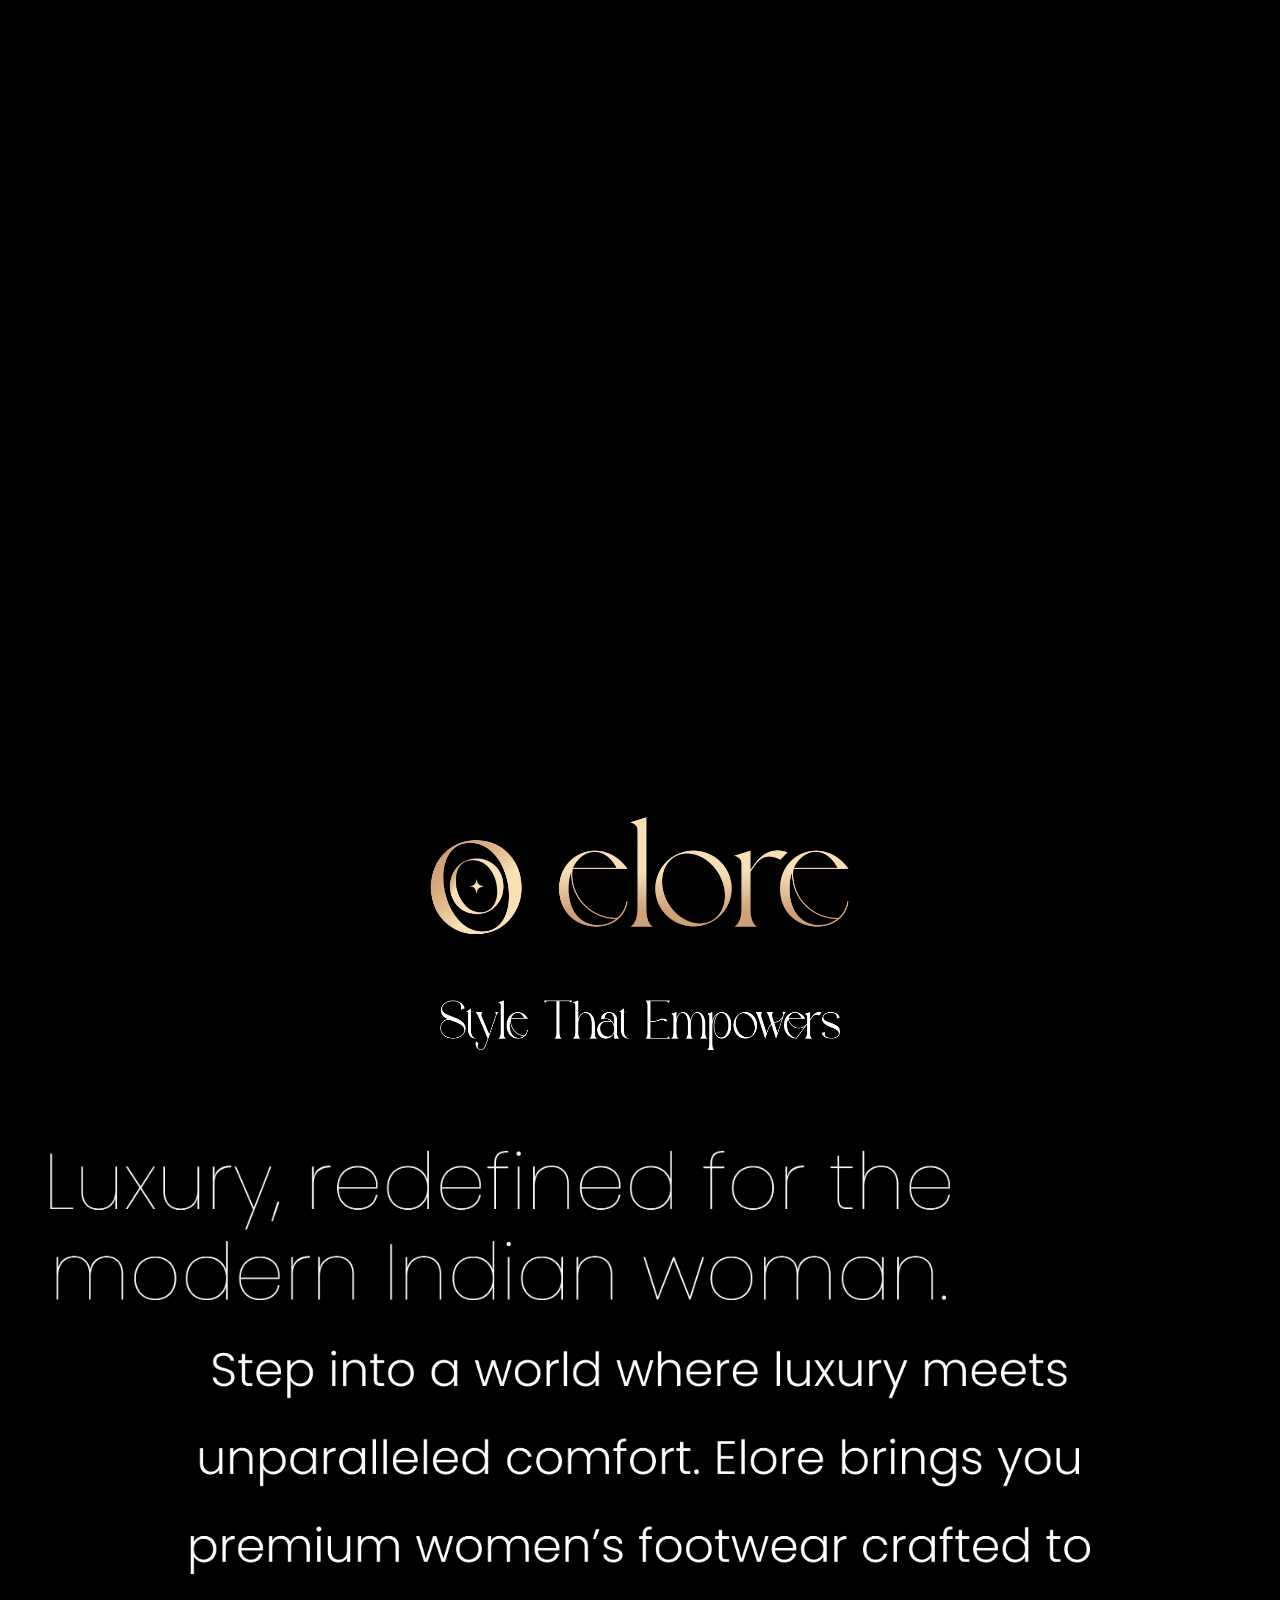
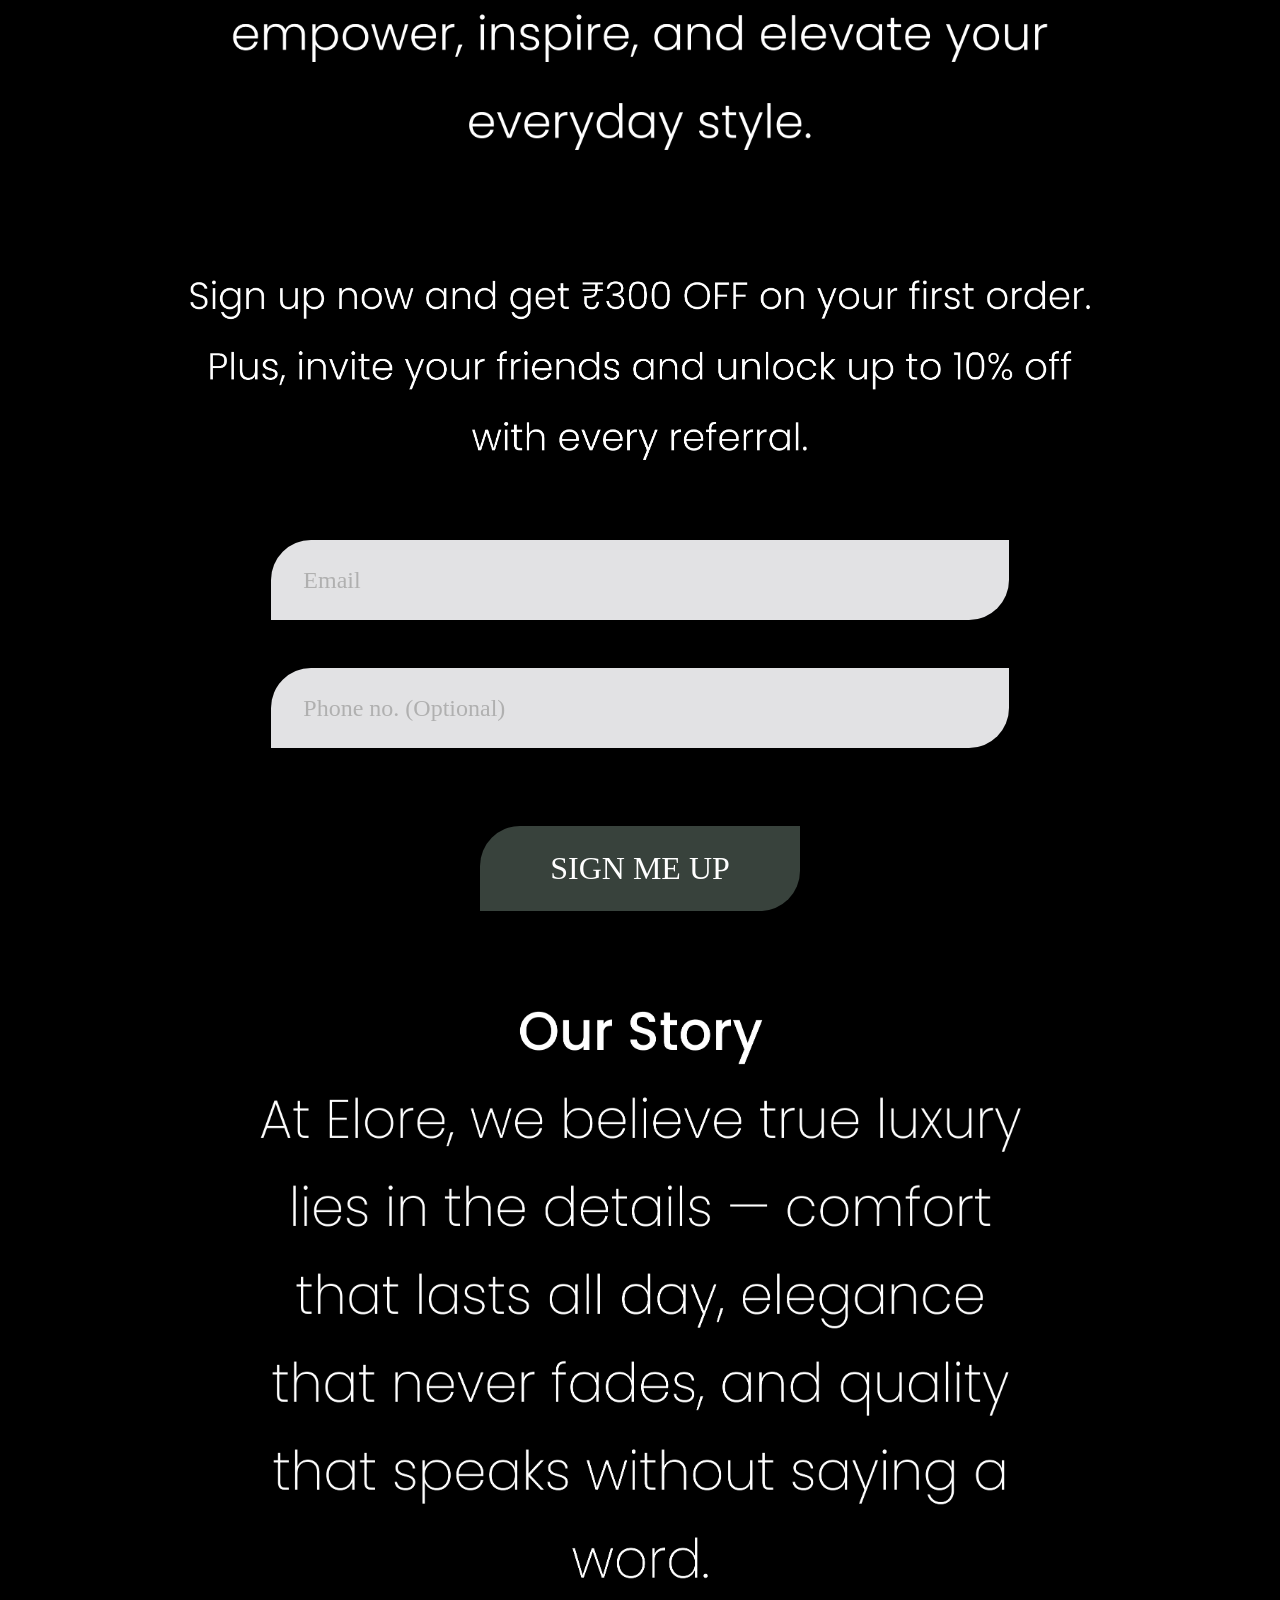
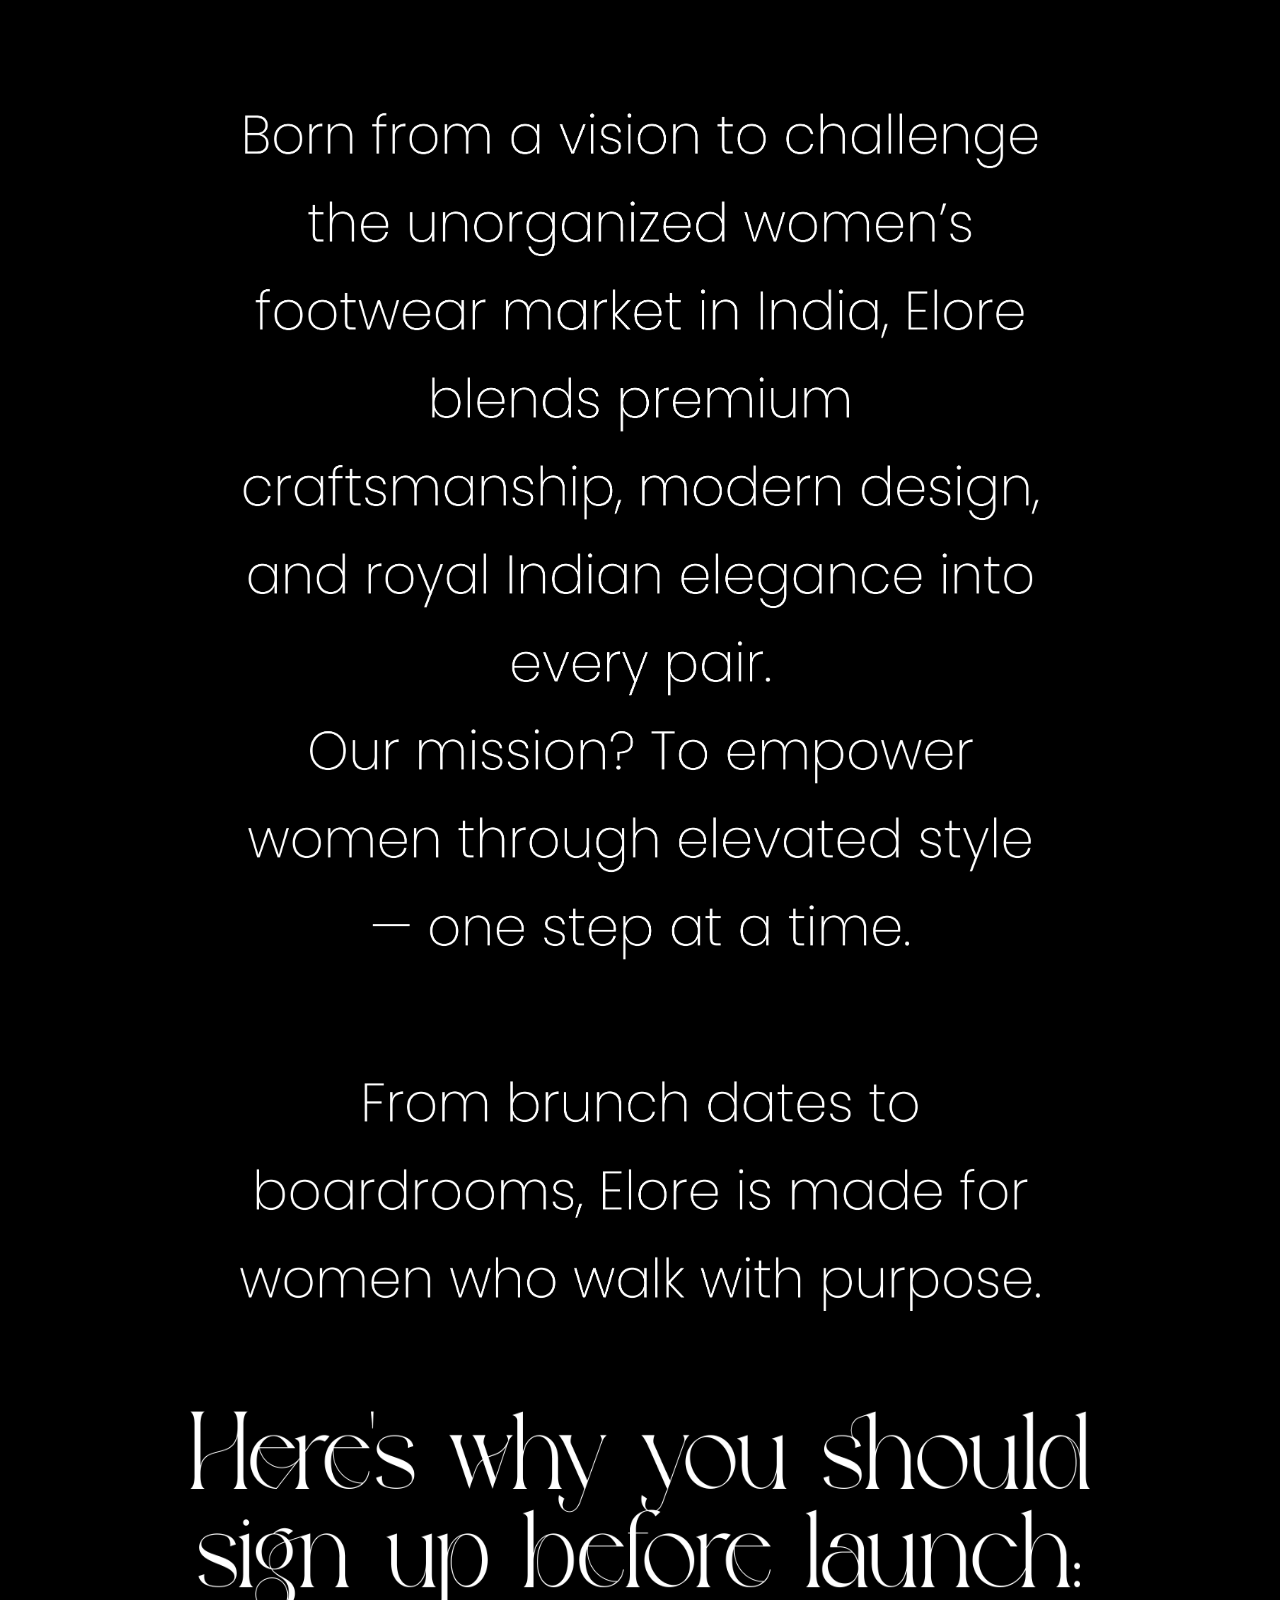
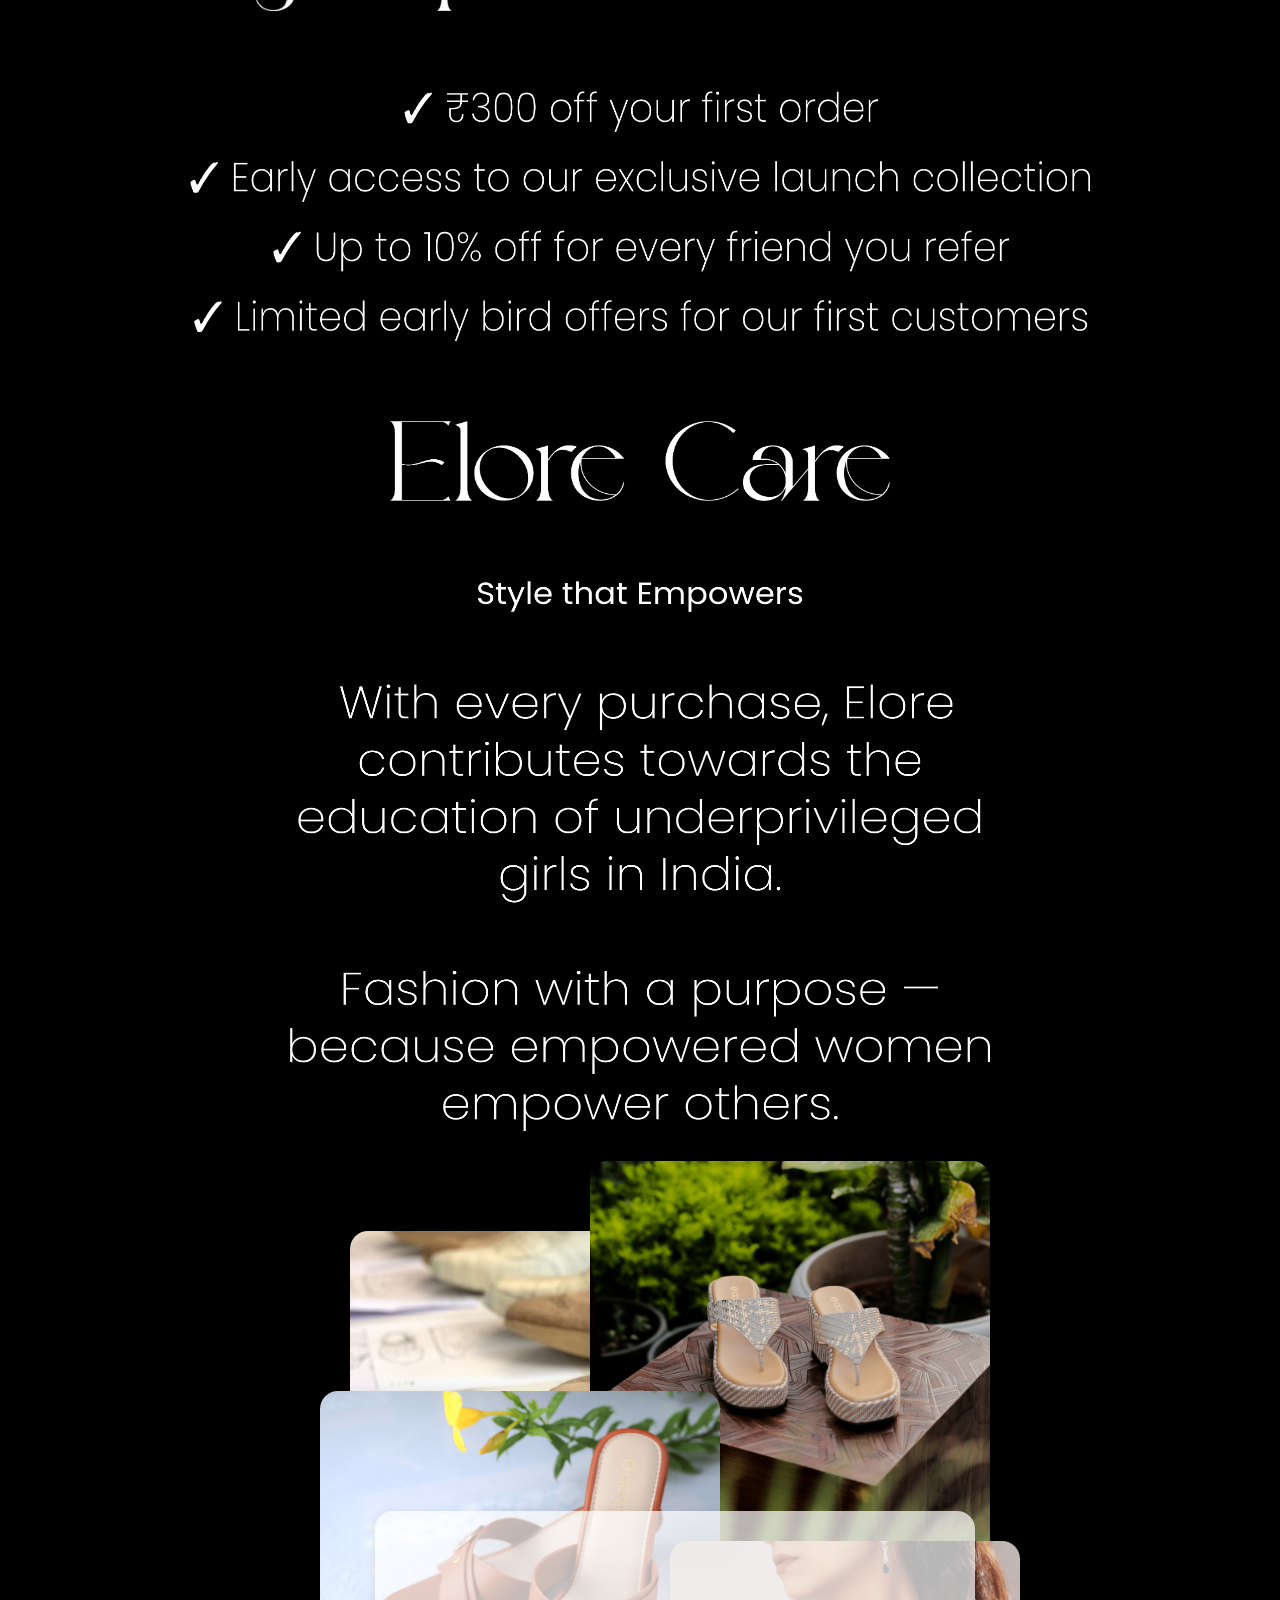
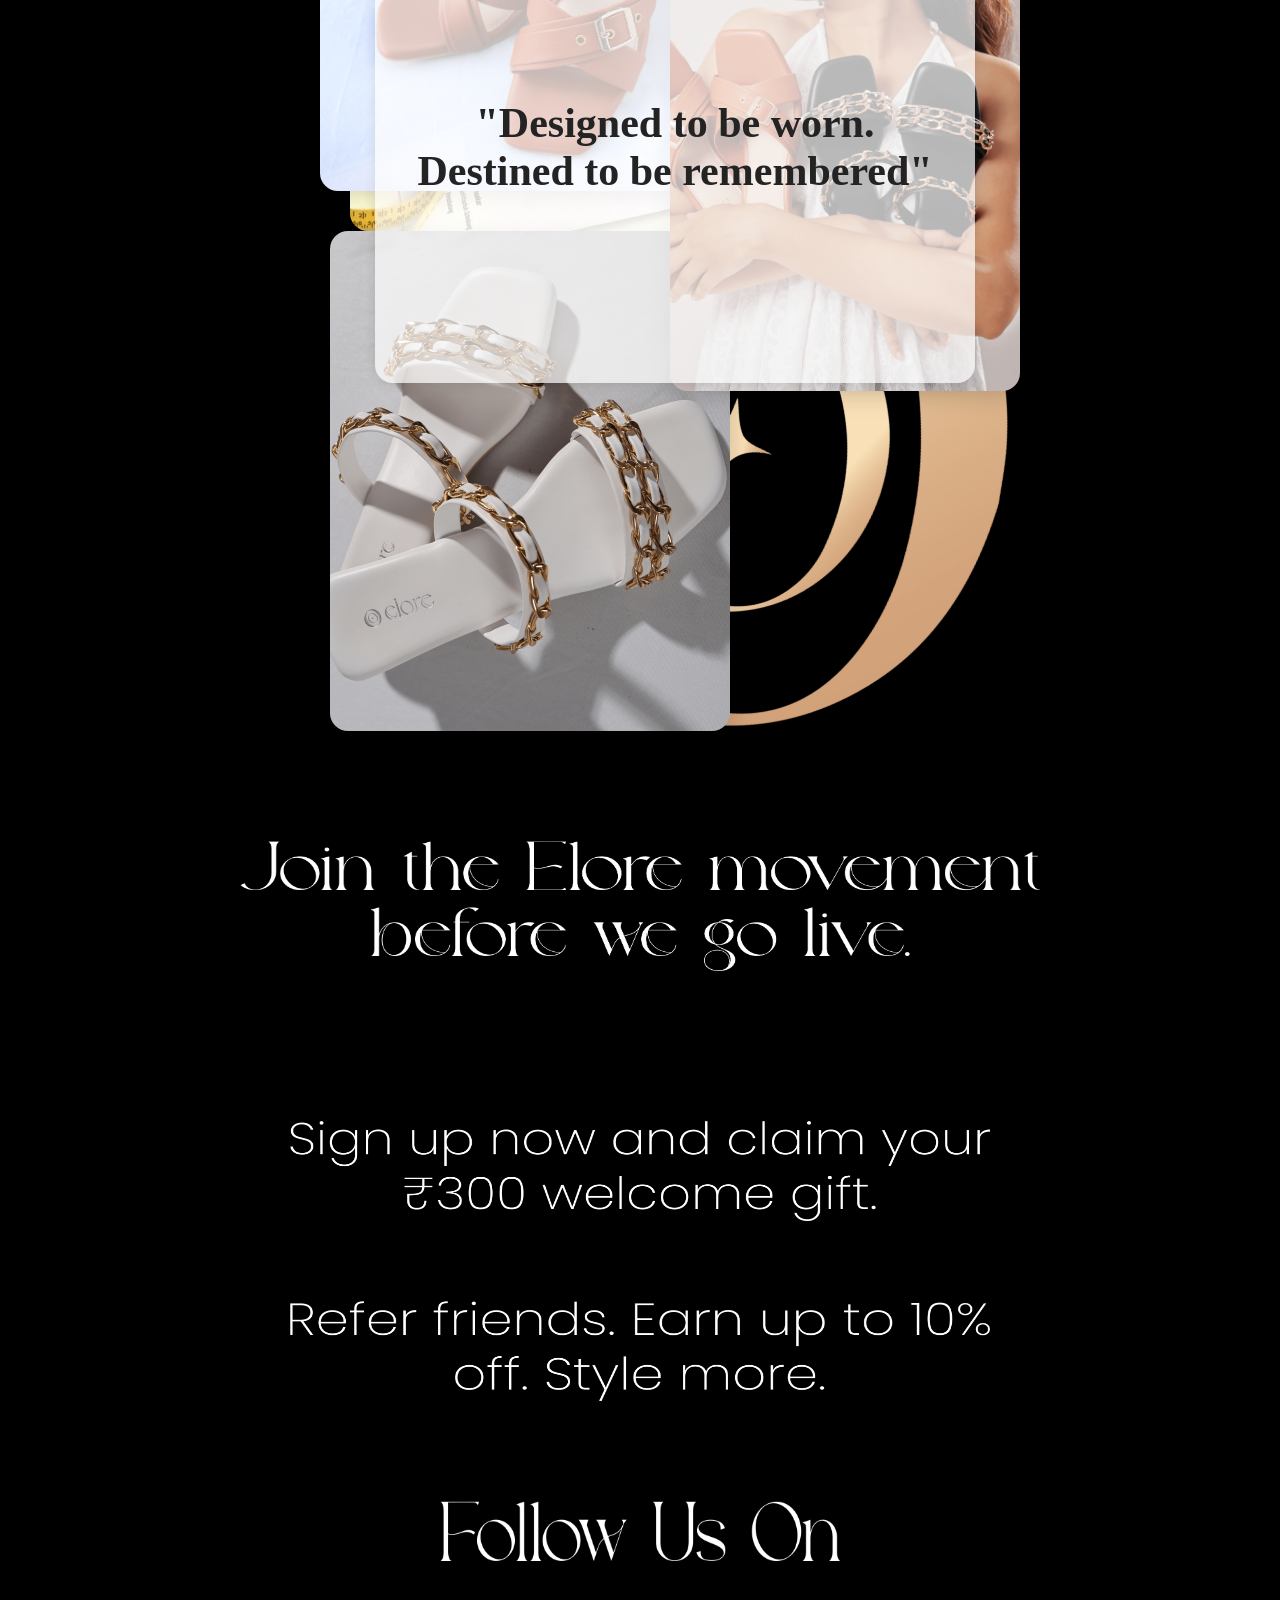
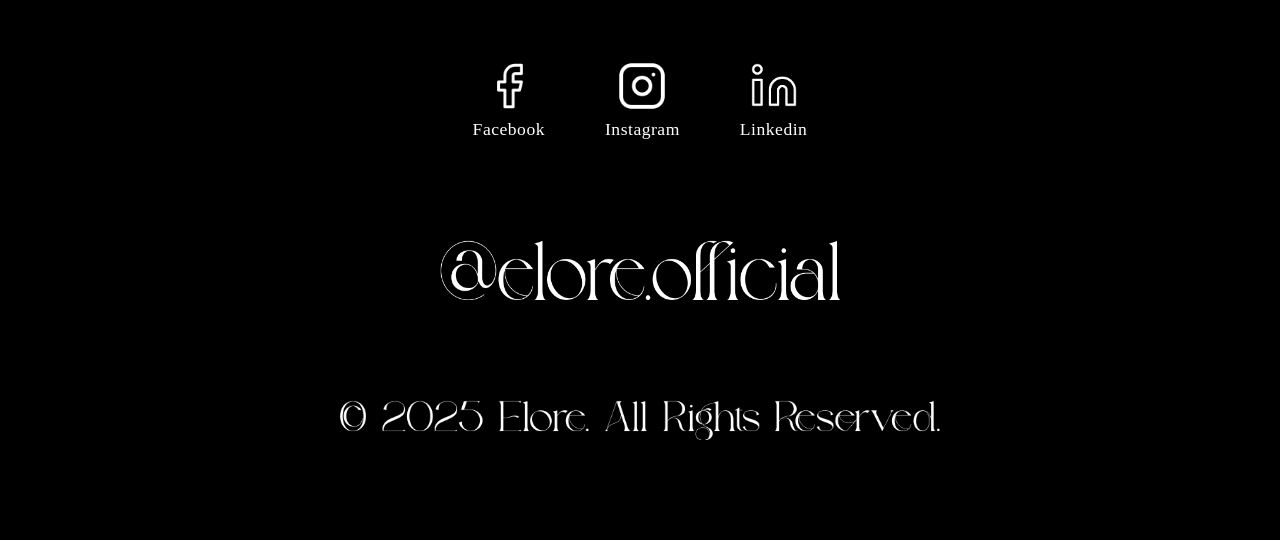
<file: index.html>
<!DOCTYPE html>
<html lang="en">
  <link rel="Website icon" type="png" href="elor logo.png">
  <meta charset="UTF-8">
  <title>Elore</title>
  <link rel="stylesheet" href="index.css">
  <head><!-- Meta Pixel Code -->
<script>
!function(f,b,e,v,n,t,s)
{if(f.fbq)return;n=f.fbq=function(){n.callMethod?
n.callMethod.apply(n,arguments):n.queue.push(arguments)};
if(!f._fbq)f._fbq=n;n.push=n;n.loaded=!0;n.version='2.0';
n.queue=[];t=b.createElement(e);t.async=!0;
t.src=v;s=b.getElementsByTagName(e)[0];
s.parentNode.insertBefore(t,s)}(window, document,'script',
'https://connect.facebook.net/en_US/fbevents.js');
fbq('init', '739183461842080');
fbq('track', 'PageView');
</script>
<noscript><img height="1" width="1" style="display:none"
src="https://www.facebook.com/tr?id=739183461842080&ev=PageView&noscript=1"
/></noscript>
<!-- End Meta Pixel Code --></head>
  <style>
    body {
      background-attachment: fixed;
      background-color: black;
      color: white;
    }
    .center-img {
      display: block;
      margin-left: auto;
      margin-right: auto;
      margin-bottom: 80px;
    }
    .center-img:last-child {
      margin-bottom: 0;
    }
    .signup-btn {
      display: block;
      margin: 40px auto 0 auto;
      background-color: #444f47;
      color: white;
      border: none;
      padding: 16px 40px;
      border-radius: 30px;
      font-size: 1.2em;
      cursor: pointer;
      box-shadow: 0 4px 16px rgba(0,0,0,0.2);
      transition: background 0.2s;
    }
    .signup-btn:hover {
      background-color: #bcbdc5;
    }
    .center-img.img5 {
      margin-top: 100px;
    }
    .alt-shape {
      border-radius: 20px 0 20px 0;
    }
    
    .gallery-bg {
      position: absolute;
      top: 0;
      left: 50%;
      transform: translateX(-50%);
      z-index: 0;
      width: 350px;
      height: 500px;
      pointer-events: none;
    }
    .gallery-img {
      position: absolute;
      border-radius: 18px;
      object-fit: cover;
      box-shadow: 0 4px 24px rgba(0,0,0,0.18);
    }
    .img1 { top: 0; left: 0; width: 10px; height: 90px; z-index: 2; }
    .img2 { top: 0; right: 0; width: 110px; height: 90px; z-index: 2; }
    .img3 { top: 80px; left: 20px; width: 120px; height: 80px; z-index: 3; }
    .img4 { top: 80px; right: 20px; width: 120px; height: 80px; z-index: 3; }
    .img5 { top: 170px; left: 60px; width: 230px; height: 120px; z-index: 4; }
    .img6 { top: 320px; left: 0; width: 120px; height: 90px; z-index: 2; }
    .img7 { top: 340px; right: 0; width: 120px; height: 80px; z-index: 2; }
   
    .social-links {
      display: flex;
      justify-content: center;
      gap: 40px;
      margin-bottom: 60px;
      flex-wrap: wrap;
    }
    .social-btn {
      display: flex;
      flex-direction: column;
      align-items: center;
      text-decoration: none;
      color: white;
      font-size: 1.1em;
      margin: 0 10px;
    }
    .social-btn img {
      width: 50px;
      height: 50px;
      margin-bottom: 8px;
    }
    .social-btn span {
      margin-top: 0;
      color: white;
      font-weight: 500;
      letter-spacing: 0.5px;
    }
    .email-form-container {
      width: 100%;
      max-width: 500px;
      margin: 40px auto 30px auto;
      display: flex;
      justify-content: center;
    }
    .email-form {
      display: flex;
      width: 100%;
      gap: 18px;
    }
    .email-input.alt-shape-left {
      flex: 1;
      padding: 14px 18px;
      border: none;
      font-size: 1.2em;
      background: #d6d6d6;
      color: #232323;
      outline: none;
      border-radius: 24px 0 24px 0;
    }
    .email-input::placeholder {
      color: #888;
      opacity: 1;
    }
    .send-btn.alt-shape-right {
      padding: 0 28px;
      border: none;
      background: #444f47;
      color: #fff;
      font-size: 1.2em;
      cursor: pointer;
      transition: background 0.2s;
      border-radius: 0 24px 0 24px;
      min-width: 100px;
    }
    .send-btn.alt-shape-right:hover {
      background: #232323;
    }
    .custom-signup-btn:hover {
      background: #bcbdc5 !important;
      color: #232323 !important;
    }
    .custom-signup-btn:hover span {
      color: #232323 !important;
    }
    @media (max-width: 600px) {
      .signup-form {
        max-width: 98vw !important;
      }
      .signup-input {
        font-size: 1.3rem !important;
        padding: 18px 16px !important;
        border-radius: 24px !important;
      }
      .signup-btn {
        font-size: 1.2rem !important;
        padding: 16px 20px !important;
        border-radius: 24px !important;
      }
    }
    .Background-video {
      position: absolute;
      top: 0;
      left: 0;
      width: 100vw;
      height: 100vh;
      min-width: 100vw;
      min-height: 100vh;
      object-fit: cover;
      z-index: -2;
      pointer-events: none;
    }
    @media (max-width: 600px) {
      .Background-video {
        width: 100vw;
        height: 80vh;
        min-width: 100vw;
        min-height: 50vh;
        height: 50vh;
        height: 100vh;
        object-fit: cover;
      }
    }
  </style>
  <style>
    body {
      background-attachment: fixed;
      background-color: black;
      color: white;
      margin: 0;
      padding: 0;
    }
    .background-video-container {
      position: fixed;
      top: 0;
      left: 0;
      width: 100vw;
      height: 100vh;
      z-index: 0;
      overflow: hidden;
      pointer-events: none;
    }
    .background-video-container video {
      width: 100vw;
      height: 100vh;
      object-fit: cover;
      min-width: 100vw;
      min-height: 100vh;
      z-index: 0;
      pointer-events: none;
    }
    .content-over-video {
      position: relative;
      z-index: 1;
    }
    .center-img {
      display: block;
      margin-left: auto;
      margin-right: auto;
      margin-bottom: 80px;
      position: relative;
      z-index: 2;
    }
    .center-img:last-child {
      margin-bottom: 0;
    }
  </style>
<body>
<div class="video-container">
  <video autoplay muted loop>
    <source src="Elore bg.mp4" type="video/mp4">
  </video>
</div> 

  <img src="Welcom.png" alt="Image 1" class="center-img" style="width:-200px; height:30px; margin-top: -850px; margin-bottom: 100px;">
    <img src="Elorr.png" alt="Image 2" class="center-img" style="width:450px; height:150px; display:block; margin-left:auto; margin-right:auto; position:relative; left:10px; top:800px;">

  <img src="ss.png" alt="Image 3" class="center-img" style="width:400px; height:50px; margin-top: 850px; ">
  <img src="gyjgyj.png" alt="Image 5" class="center-img" style="width:900px; height:150px; margin-top: 100px; margin-left: 50px" >
  <img src="Step into.png" alt="Image 6" class="center-img" style="width:900px; height:400px; margin-top: -200px; left: 0px; position: relative;">
  <img src="sign up now.png" alt="Image 7" class="center-img" style="width:900px; height:180px; margin-top: 300px;">

  <!-- Signup Form (no Firebase/Supabase JS) -->
<div class="signup-form-container">
  <form class="signup-form" id="signup-form" autocomplete="on">
  <input
    type="email"
    name="email"
    class="signup-input"
    id="signup-email"
    placeholder="Email"
    required
    style="width: 90%; height: 80px; margin-bottom: 48px; border-radius: 40px 0 40px 0; font-size: 1.5rem;" 
  >
  <input
    type="tel"
    name="phone"
    class="signup-input"
    id="signup-phone"
    placeholder="Phone no. (Optional)"
    style="width: 90%; height: 80px ; margin-bottom: 48px;border-radius: 40px 0 40px 0; font-size: 1.5rem;"
  >
  <button type="submit" class="signup-btn" style="border-radius: 40px 0 40px 0; font-size: 2.0rem;">SIGN ME UP</button>
</form>
<!-- Removed duplicate form submit handler to prevent double submission -->
</div>
<style>
  .signup-form-container {
    max-width: 80vw;
    margin: 60px auto 0 auto;
    display: flex;
    flex-direction: column;
    align-items: center;
  }
  .signup-form {
    width: 80%;
    max-width: 900px;
    display: flex;
    flex-direction: column;
    align-items: center;
  }
  .signup-input {
    width: 100%;
    max-width: 900px;
    background: #e2e2e4;
    color: #444;
    border: none;
    border-radius: 40px;
    padding: 32px 32px;
    font-size: 2.5rem;
    margin-bottom: 48px;
    outline: none;
    text-align: left;
    font-family: inherit;
    box-sizing: border-box;
    transition: box-shadow 0.2s;
  }
  .signup-input::placeholder {
    color: #b0b0b0;
    opacity: 1;
    font-family: inherit;
  }
  .signup-btn {
    background: #38423c;
    color: #fff;
    border: none;
    border-radius: 40px;
    padding: 24px 60px;
    font-size: 2.2rem;
    font-family: inherit;
    cursor: pointer;
    margin-top: 30px;
    box-shadow: 0 4px 16px rgba(0,0,0,0.2);
    transition: background 0.2s, color 0.2s;
    width: 320px;
    text-align: center;
  }
  .signup-btn:hover {
    background: #232b26;
    color: #fff;
  }
  @media (max-width: 600px) {
    .signup-form-container {
      max-width: 98vw;
    }
    .signup-form {
      max-width: 98vw;
    }
    .signup-input {
      font-size: 1.3rem;
      padding: 18px 16px;
      border-radius: 24px;
      margin-bottom: 32px;
    }
    .signup-btn {
      font-size: 1.2rem;
      padding: 16px 20px;
      border-radius: 24px;
      width: 90vw;
      min-width: 0;
    }
  }
</style>

  <img src="Our story.png" alt="Image 8" class="center-img" style="width:800px; height:1900px; margin-top: 100px; margin-bottom: 100px;">
  <img src="Heres why.png" alt="Image 9" class="center-img" style="width:900px; height:200px;">
  <img src="300.png" alt="Image 9" class="center-img" style="width:900px; height:250px;">
  <img src="Elore care.png" alt="Image 9" class="center-img" style="width:500px; height:80px;">
  <img src="Style that.png" alt="Image 9" class="center-img" style="width:700px; height:550px;">

  <div class="gallery-container">
    <img src="elor logo.png" class="gallery-img img7" alt="">
    <img src="4.jpg" class="gallery-img img1" alt="">
    <img src="Pta nahi.png" class="gallery-img img2" alt="">
    <img src="Tan1.png" class="gallery-img img3" alt="">
    <img src="Model wali.png" class="gallery-img img4" alt="">
    <img src="white.png" class="gallery-img img6" alt="">
    <div class="gallery-quote">
      "Designed to be worn.<br>Destined to be remembered"
    </div>
  </div>

  <script>
    // Add the img5 class to the 5th image
    document.addEventListener('DOMContentLoaded', function() {
      var imgs = document.querySelectorAll('.center-img');
      if(imgs[4]) imgs[4].classList.add('img5');
    });
  </script>

  <img src="Join the.png" alt="Image 9" class="center-img" style="width:800px; height:130px; margin-top: 150px">
    <img src="Sign up now2.png" alt="Image 9" class="center-img" style="width:700px; height:100px; margin-top: 150px">

  <img src="Refer friend.png" alt="Image 9" class="center-img" style="width:700px; height:100px;">
  <img src="Follow us.png" alt="img 10" class="center-img" style="width:400px; height:60px; margin-top: 100px; margin-bottom: 100px;">
  <div class="social-links">
    <a href="https://www.facebook.com/profile.php?id=61577851531873&sk=about" target="_blank" class="social-btn">
      <img src="Facebook logo.png" alt="Facebook" width="50" height="50">
      <span>Facebook</span>
    </a>
    <a href="https://www.instagram.com/elorelifestyleco?igsh=d2I0d25tZmdnMXF4" target="_blank" class="social-btn">
      <img src="instagram.png" alt="Instagram">
      <span>Instagram</span>
    </a>
    <a href="https://linkedin.com" target="_blank" class="social-btn">
      <img src="linkedin.png" alt="Linkedin">
      <span>Linkedin</span>
    </a>
    
  </div>
  <img src="elor official.png" alt="Image 11" class="center-img" style="width:400px; height:60px; margin-top: 100px; margin-bottom: 100px;">
  <img src="all rights.png" alt="Image 13" class="center-img" style="width:600px; height:40px; margin-top: 100px; margin-bottom: 100px;">

  <script>
document.getElementById('signup-form').addEventListener('submit', function(e) {
  e.preventDefault();
  const email = document.getElementById('signup-email').value;
  const phone = document.getElementById('signup-phone').value;
  const formData = new FormData();
  formData.append('email', email);
  formData.append('phone', phone);

  fetch('https://script.google.com/macros/s/AKfycbylexaH5FMVjTqEtBFGDTzUYJ19v1Y1XVkIDrVxyD9EFfOSixOl106UO1QIGRKkBLcP/exec', {
    method: 'POST',
    body: formData
  })
  .then(response => response.text())
  .then(data => {
    // Optionally show a message or clear the form
    alert('Thank you for registering!');
    document.getElementById('signup-form').reset();
  })
  .catch(error => {
    alert('Error! Please try again.');
  });
});
</script>
</body>
</html>
</file>
<file: index.css>
.gallery-img.img1 { width: 500px; height:600px; margin-top: 20px; margin-left: 60px;  }
.gallery-img.img2 { width: 400px; height: 400px; margin-top: -50px; }
.gallery-img.img3 { width: 400px; height: 400px; margin-top: 100px; margin-left: 10px ;}
.gallery-img.img4 { width: 350px; height: 450px; margin-top: 250px ; margin-left:300px; margin-right: -50px;}
.gallery-img.img6 { width: 400px; height: 500px; margin-top: 300px ; margin-left: 40px; }
.gallery-img.img7 { width: 600px; height: 800px; margin-top: 100px; margin-left: 100px ; margin-right: -30px; }

.gallery-container { font-size: 15px; color: #333; margin-top: 100px; margin-top: 10px ; }



.facebook-btn {
    width: 180px;
    height: 60px;
    background-color: #1877f3;
    color: #fff;
    border: none;
    border-radius: 6px;
    font-size: 18px;
    font-weight: bold;
    cursor: pointer;
    display: inline-block;
    text-align: center;
    line-height: 45px;
    transition: background 0.2s;
}

.facebook-btn:hover {
    background-color: #ffffff;
    color: #1877f3;
}

.facebook-btn {
    display: flex;
    align-items: center;
    justify-content: center;
}
.background-video-container {
    position: relative;
    width: 100%;
    max-width: 50vw;
    overflow: hidden;
    margin-top: 100px;
}

.background-video {
    display: block;
    width: 90%;
    height: 50vh;
    max-height: 80vh;
    object-fit: cover;
}

@media (max-width: 600px) {
    .background-video-container {
        margin-top: 40px;
    }
    .background-video {
        max-height: 40vh;
    }
}
.video-container {
  position: relative;
  width: 100%;
  padding-top: 56.25%; /* 16:9 aspect ratio */
  overflow: hidden;
}

.video-container video {
  position: absolute;
  top: 0;
  left: 0;
  width: 100%;
  height: 100%;
  object-fit: cover;
}

/* Mobile styles */
@media (max-width: 767px) {
  .video-container {
    padding-top: 0%; /* shrink height on mobile */
  }

  .video-container video {
    width: 100%;
    height: auto; /* adjust height accordingly */
  }
}
.gallery-container {
  position: relative;
  width: 700px;
  margin: 60px auto 0 auto;
  padding-top: 40px;
  padding-bottom: 40px;
  min-height: 1000px;
}
/* Add or update in your CSS */
.gallery-quote {
  height: 40%;
  width: 80%;              /* Make the background narrower */
  font-size: 2.8em;        /* Make the text smaller */
  padding: 20px 20px !important; /* Less padding for a smaller background */
  background: #fff;        /* Pure white background */
  color: #232323;
  border-radius: 18px;
  text-align: center;
  margin-top: 100px;
  box-shadow: 0 2px 12px rgba(0,0,0,0.10);
  z-index: 10;
  position: absolute;
  top: 200px;
  left: 55%;
  transform: translateX(-50%);
  font-weight: bold;
  background: rgba(255,255,255,0.7);
  display: flex;
  align-items: center;
  justify-content: center;
}
</file>
